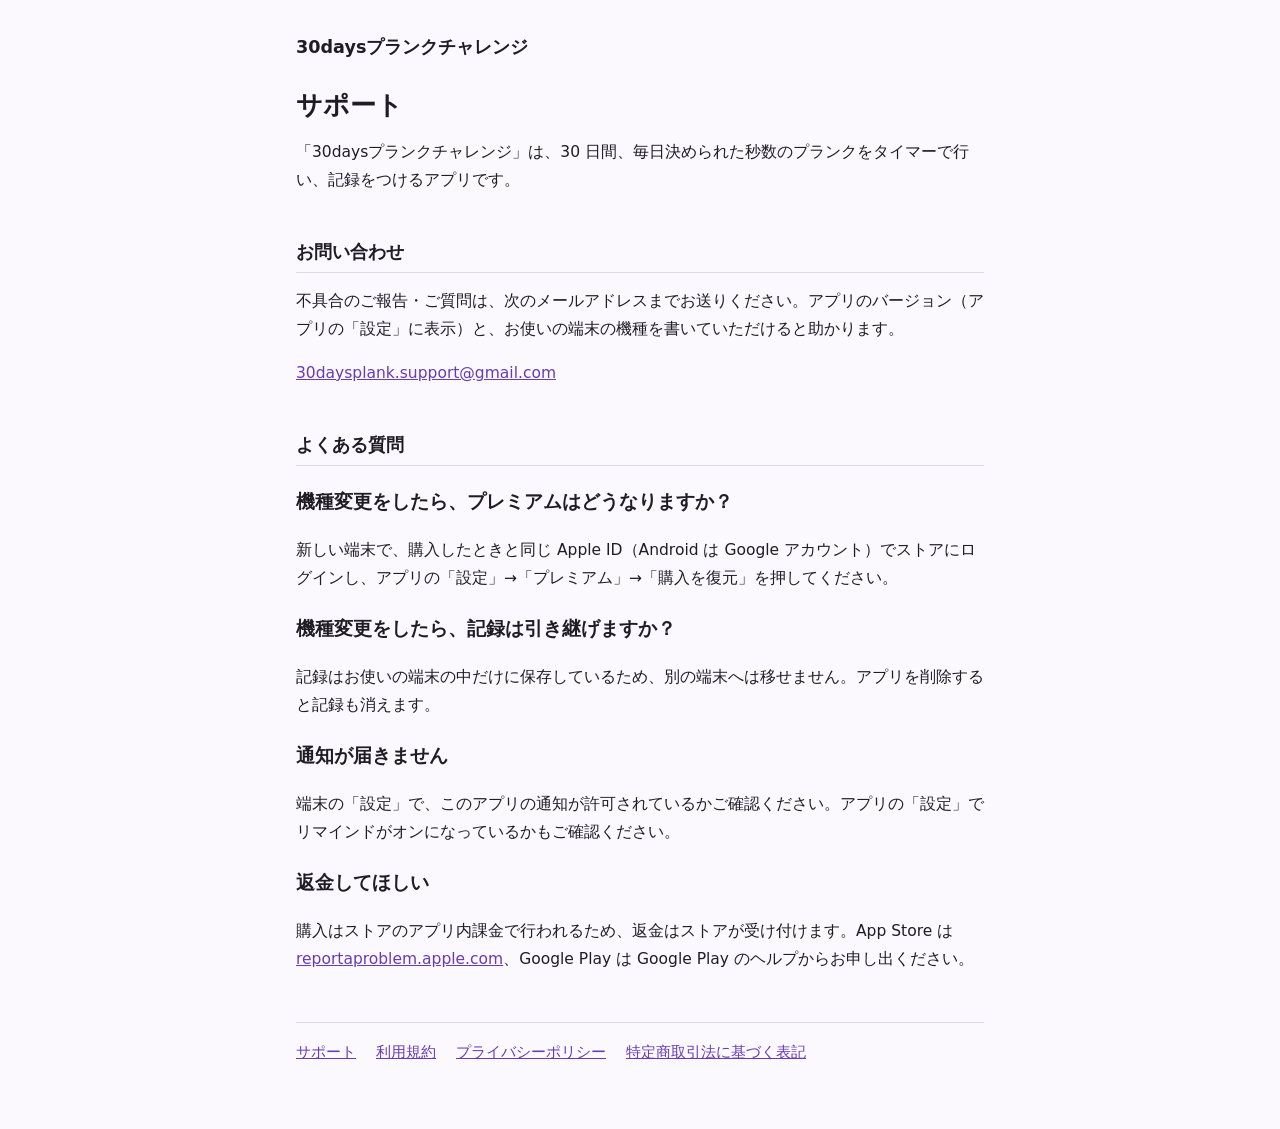
<file: index.html>
<!DOCTYPE html>
<html lang="ja">
<head>
  <meta charset="UTF-8">
  <meta name="viewport" content="width=device-width, initial-scale=1">
  <title>サポート - 30daysプランクチャレンジ</title>
  <meta name="description" content="30daysプランクチャレンジのサポート・お問い合わせ">
  <link rel="stylesheet" href="./style.css">
  <!-- tool_build.py で作るファイル。直すときは tool_build.py を直して作り直す -->
</head>
<body>
<main>
  <header><a href="./">30daysプランクチャレンジ</a></header>

  <h1>サポート</h1>
  <p>「30daysプランクチャレンジ」は、30 日間、毎日決められた秒数のプランクをタイマーで行い、記録をつけるアプリです。</p>

  <h2>お問い合わせ</h2>
  <p>不具合のご報告・ご質問は、次のメールアドレスまでお送りください。アプリのバージョン（アプリの「設定」に表示）と、お使いの端末の機種を書いていただけると助かります。</p>
  <p><a href="mailto:30daysplank.support@gmail.com">30daysplank.support@gmail.com</a></p>

  <h2>よくある質問</h2>
  <h3>機種変更をしたら、プレミアムはどうなりますか？</h3>
  <p>新しい端末で、購入したときと同じ Apple ID（Android は Google アカウント）でストアにログインし、アプリの「設定」→「プレミアム」→「購入を復元」を押してください。</p>
  <h3>機種変更をしたら、記録は引き継げますか？</h3>
  <p>記録はお使いの端末の中だけに保存しているため、別の端末へは移せません。アプリを削除すると記録も消えます。</p>
  <h3>通知が届きません</h3>
  <p>端末の「設定」で、このアプリの通知が許可されているかご確認ください。アプリの「設定」でリマインドがオンになっているかもご確認ください。</p>
  <h3>返金してほしい</h3>
  <p>購入はストアのアプリ内課金で行われるため、返金はストアが受け付けます。App Store は <a href="https://reportaproblem.apple.com">reportaproblem.apple.com</a>、Google Play は Google Play のヘルプからお申し出ください。</p>

  <footer>
    <nav>
      <a href="./">サポート</a>
      <a href="./terms/">利用規約</a>
      <a href="./privacy/">プライバシーポリシー</a>
      <a href="./tokushoho/">特定商取引法に基づく表記</a>
    </nav>
  </footer>
</main>
</body>
</html>
</file>
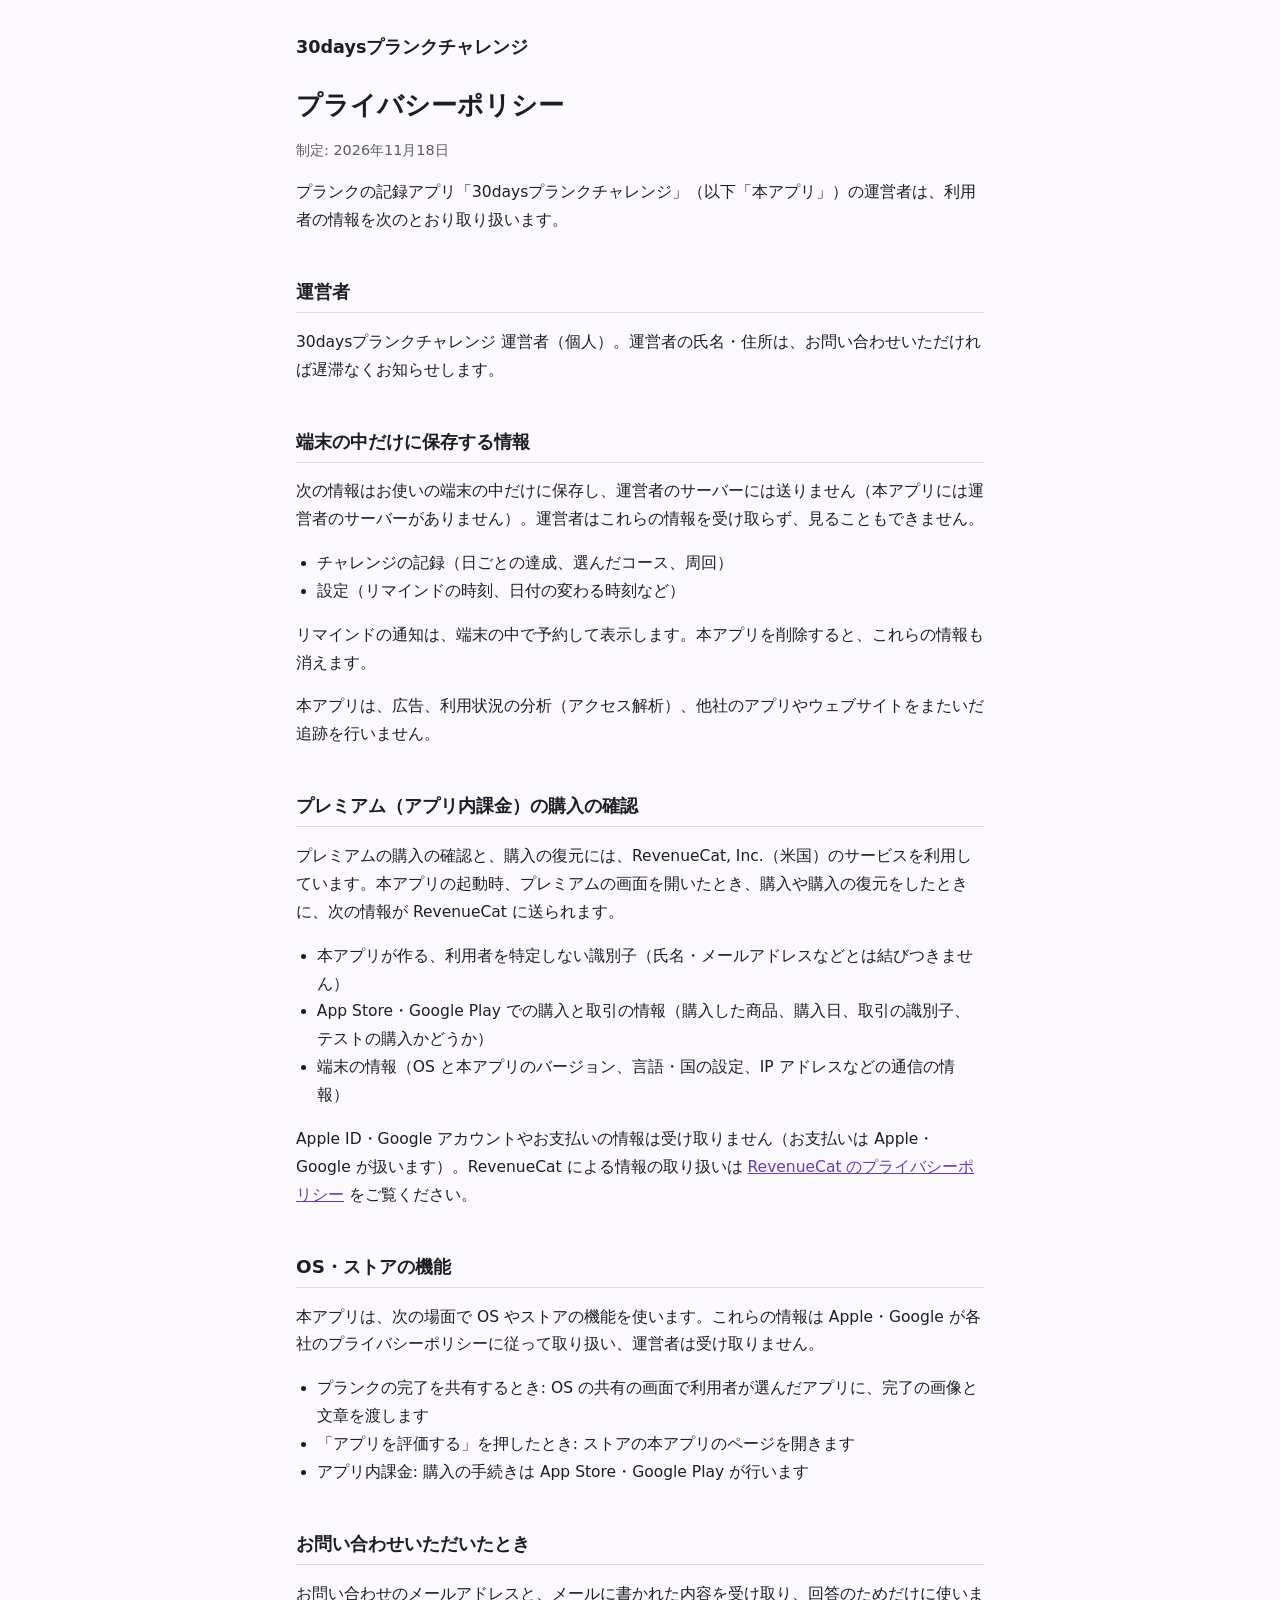
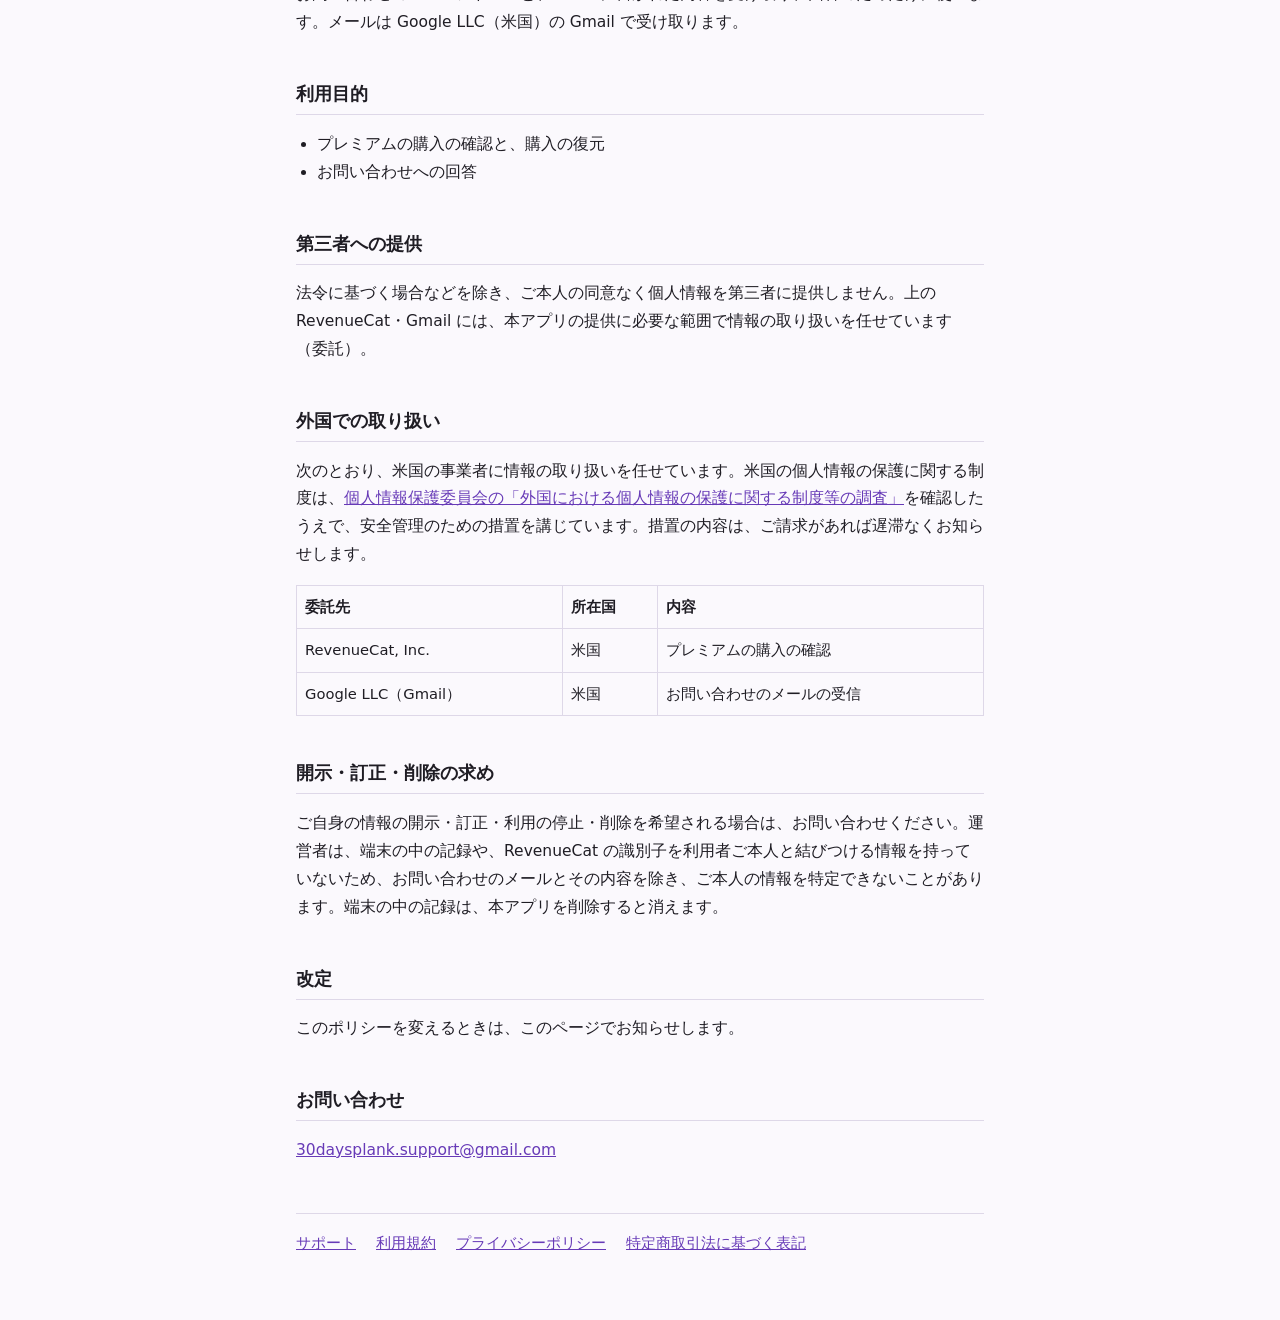
<file: privacy/index.html>
<!DOCTYPE html>
<html lang="ja">
<head>
  <meta charset="UTF-8">
  <meta name="viewport" content="width=device-width, initial-scale=1">
  <title>プライバシーポリシー - 30daysプランクチャレンジ</title>
  <meta name="description" content="30daysプランクチャレンジのプライバシーポリシー">
  <link rel="stylesheet" href="../style.css">
  <!-- tool_build.py で作るファイル。直すときは tool_build.py を直して作り直す -->
</head>
<body>
<main>
  <header><a href="../">30daysプランクチャレンジ</a></header>

  <h1>プライバシーポリシー</h1>
  <p class="meta">制定: 2026年11月18日</p>
  <p>プランクの記録アプリ「30daysプランクチャレンジ」（以下「本アプリ」）の運営者は、利用者の情報を次のとおり取り扱います。</p>

  <h2>運営者</h2>
  <p>30daysプランクチャレンジ 運営者（個人）。運営者の氏名・住所は、お問い合わせいただければ遅滞なくお知らせします。</p>

  <h2>端末の中だけに保存する情報</h2>
  <p>次の情報はお使いの端末の中だけに保存し、運営者のサーバーには送りません（本アプリには運営者のサーバーがありません）。運営者はこれらの情報を受け取らず、見ることもできません。</p>
  <ul>
    <li>チャレンジの記録（日ごとの達成、選んだコース、周回）</li>
    <li>設定（リマインドの時刻、日付の変わる時刻など）</li>
  </ul>
  <p>リマインドの通知は、端末の中で予約して表示します。本アプリを削除すると、これらの情報も消えます。</p>
  <p>本アプリは、広告、利用状況の分析（アクセス解析）、他社のアプリやウェブサイトをまたいだ追跡を行いません。</p>

  <h2>プレミアム（アプリ内課金）の購入の確認</h2>
  <p>プレミアムの購入の確認と、購入の復元には、RevenueCat, Inc.（米国）のサービスを利用しています。本アプリの起動時、プレミアムの画面を開いたとき、購入や購入の復元をしたときに、次の情報が RevenueCat に送られます。</p>
  <ul>
    <li>本アプリが作る、利用者を特定しない識別子（氏名・メールアドレスなどとは結びつきません）</li>
    <li>App Store・Google Play での購入と取引の情報（購入した商品、購入日、取引の識別子、テストの購入かどうか）</li>
    <li>端末の情報（OS と本アプリのバージョン、言語・国の設定、IP アドレスなどの通信の情報）</li>
  </ul>
  <p>Apple ID・Google アカウントやお支払いの情報は受け取りません（お支払いは Apple・Google が扱います）。RevenueCat による情報の取り扱いは <a href="https://www.revenuecat.com/privacy">RevenueCat のプライバシーポリシー</a> をご覧ください。</p>

  <h2>OS・ストアの機能</h2>
  <p>本アプリは、次の場面で OS やストアの機能を使います。これらの情報は Apple・Google が各社のプライバシーポリシーに従って取り扱い、運営者は受け取りません。</p>
  <ul>
    <li>プランクの完了を共有するとき: OS の共有の画面で利用者が選んだアプリに、完了の画像と文章を渡します</li>
    <li>「アプリを評価する」を押したとき: ストアの本アプリのページを開きます</li>
    <li>アプリ内課金: 購入の手続きは App Store・Google Play が行います</li>
  </ul>

  <h2>お問い合わせいただいたとき</h2>
  <p>お問い合わせのメールアドレスと、メールに書かれた内容を受け取り、回答のためだけに使います。メールは Google LLC（米国）の Gmail で受け取ります。</p>

  <h2>利用目的</h2>
  <ul>
    <li>プレミアムの購入の確認と、購入の復元</li>
    <li>お問い合わせへの回答</li>
  </ul>

  <h2>第三者への提供</h2>
  <p>法令に基づく場合などを除き、ご本人の同意なく個人情報を第三者に提供しません。上の RevenueCat・Gmail には、本アプリの提供に必要な範囲で情報の取り扱いを任せています（委託）。</p>

  <h2>外国での取り扱い</h2>
  <p>次のとおり、米国の事業者に情報の取り扱いを任せています。米国の個人情報の保護に関する制度は、<a href="https://www.ppc.go.jp/personalinfo/legal/kaiseihogohou/#gaikoku">個人情報保護委員会の「外国における個人情報の保護に関する制度等の調査」</a>を確認したうえで、安全管理のための措置を講じています。措置の内容は、ご請求があれば遅滞なくお知らせします。</p>
  <div class="table-wrap">
  <table>
    <tr><th>委託先</th><th>所在国</th><th>内容</th></tr>
    <tr><td>RevenueCat, Inc.</td><td>米国</td><td>プレミアムの購入の確認</td></tr>
    <tr><td>Google LLC（Gmail）</td><td>米国</td><td>お問い合わせのメールの受信</td></tr>
  </table>
  </div>

  <h2>開示・訂正・削除の求め</h2>
  <p>ご自身の情報の開示・訂正・利用の停止・削除を希望される場合は、お問い合わせください。運営者は、端末の中の記録や、RevenueCat の識別子を利用者ご本人と結びつける情報を持っていないため、お問い合わせのメールとその内容を除き、ご本人の情報を特定できないことがあります。端末の中の記録は、本アプリを削除すると消えます。</p>

  <h2>改定</h2>
  <p>このポリシーを変えるときは、このページでお知らせします。</p>

  <h2>お問い合わせ</h2>
  <p><a href="mailto:30daysplank.support@gmail.com">30daysplank.support@gmail.com</a></p>

  <footer>
    <nav>
      <a href="../">サポート</a>
      <a href="../terms/">利用規約</a>
      <a href="../privacy/">プライバシーポリシー</a>
      <a href="../tokushoho/">特定商取引法に基づく表記</a>
    </nav>
  </footer>
</main>
</body>
</html>
</file>
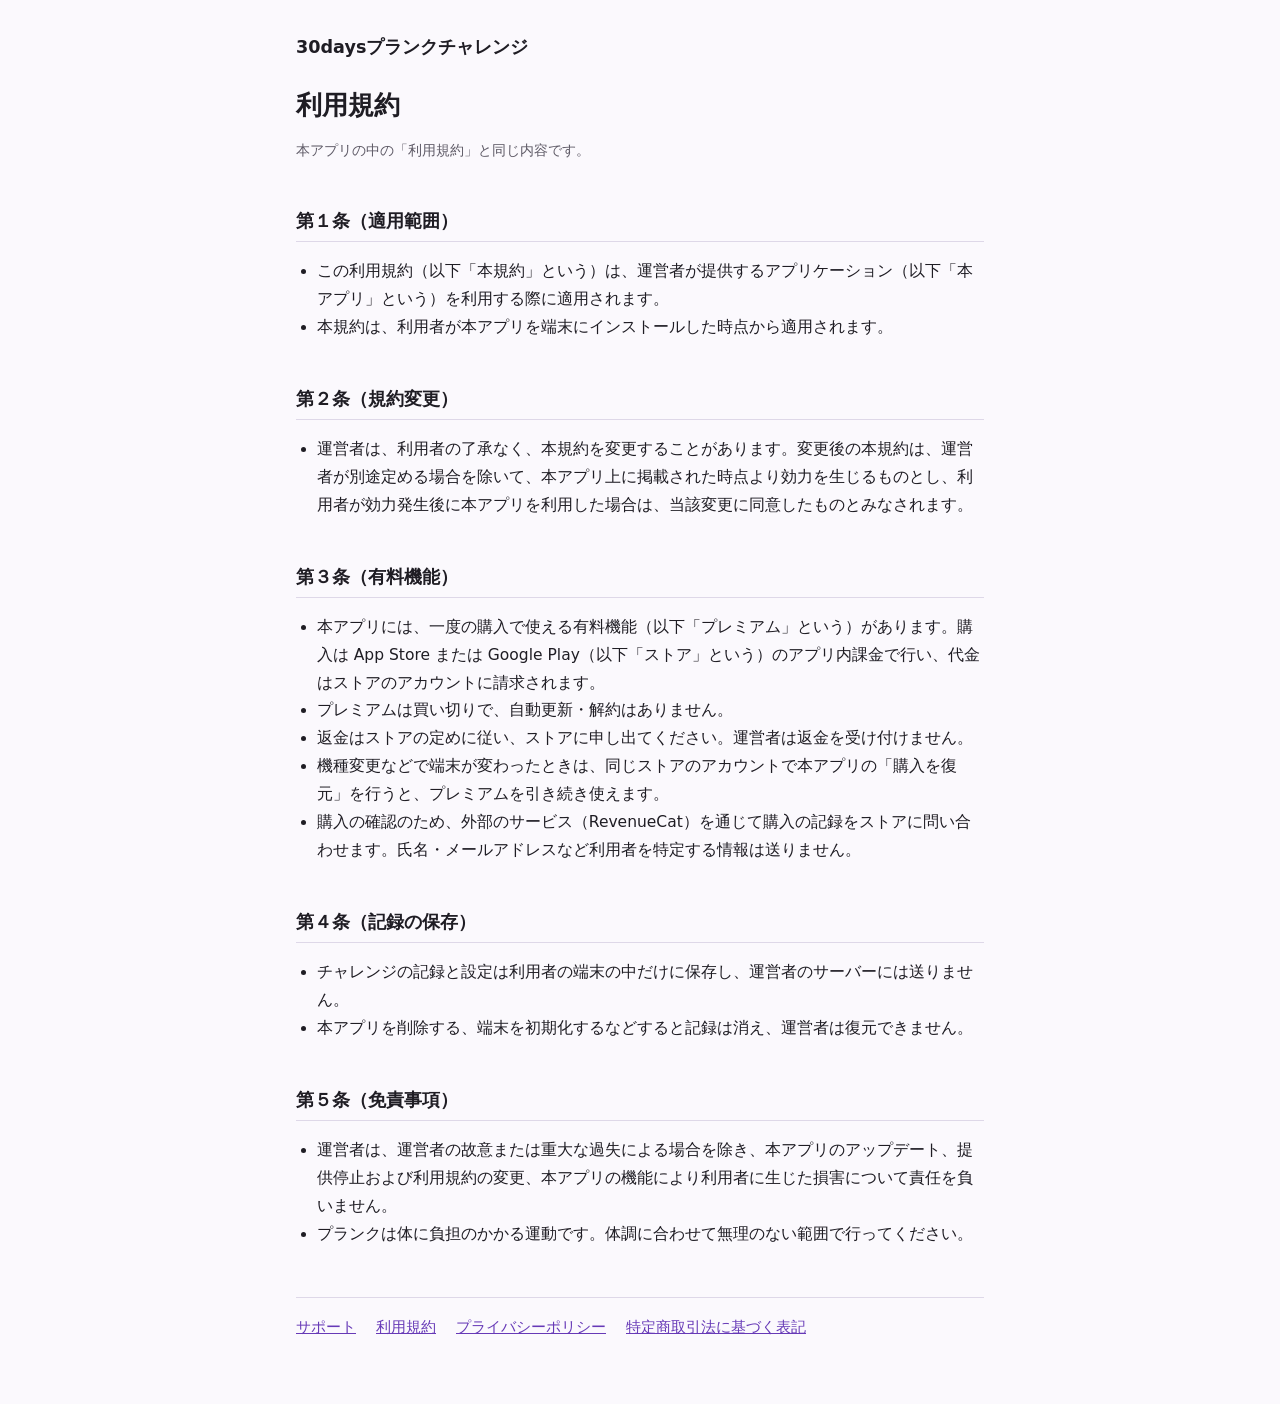
<file: terms/index.html>
<!DOCTYPE html>
<html lang="ja">
<head>
  <meta charset="UTF-8">
  <meta name="viewport" content="width=device-width, initial-scale=1">
  <title>利用規約 - 30daysプランクチャレンジ</title>
  <meta name="description" content="30daysプランクチャレンジの利用規約">
  <link rel="stylesheet" href="../style.css">
  <!-- tool_build.py で作るファイル。直すときは tool_build.py を直して作り直す -->
</head>
<body>
<main>
  <header><a href="../">30daysプランクチャレンジ</a></header>

  <h1>利用規約</h1>
  <p class="meta">本アプリの中の「利用規約」と同じ内容です。</p>

  <h2>第１条（適用範囲）</h2>
  <ul>
    <li>この利用規約（以下「本規約」という）は、運営者が提供するアプリケーション（以下「本アプリ」という）を利用する際に適用されます。</li>
    <li>本規約は、利用者が本アプリを端末にインストールした時点から適用されます。</li>
  </ul>

  <h2>第２条（規約変更）</h2>
  <ul>
    <li>運営者は、利用者の了承なく、本規約を変更することがあります。変更後の本規約は、運営者が別途定める場合を除いて、本アプリ上に掲載された時点より効力を生じるものとし、利用者が効力発生後に本アプリを利用した場合は、当該変更に同意したものとみなされます。</li>
  </ul>

  <h2>第３条（有料機能）</h2>
  <ul>
    <li>本アプリには、一度の購入で使える有料機能（以下「プレミアム」という）があります。購入は App Store または Google Play（以下「ストア」という）のアプリ内課金で行い、代金はストアのアカウントに請求されます。</li>
    <li>プレミアムは買い切りで、自動更新・解約はありません。</li>
    <li>返金はストアの定めに従い、ストアに申し出てください。運営者は返金を受け付けません。</li>
    <li>機種変更などで端末が変わったときは、同じストアのアカウントで本アプリの「購入を復元」を行うと、プレミアムを引き続き使えます。</li>
    <li>購入の確認のため、外部のサービス（RevenueCat）を通じて購入の記録をストアに問い合わせます。氏名・メールアドレスなど利用者を特定する情報は送りません。</li>
  </ul>

  <h2>第４条（記録の保存）</h2>
  <ul>
    <li>チャレンジの記録と設定は利用者の端末の中だけに保存し、運営者のサーバーには送りません。</li>
    <li>本アプリを削除する、端末を初期化するなどすると記録は消え、運営者は復元できません。</li>
  </ul>

  <h2>第５条（免責事項）</h2>
  <ul>
    <li>運営者は、運営者の故意または重大な過失による場合を除き、本アプリのアップデート、提供停止および利用規約の変更、本アプリの機能により利用者に生じた損害について責任を負いません。</li>
    <li>プランクは体に負担のかかる運動です。体調に合わせて無理のない範囲で行ってください。</li>
  </ul>

  <footer>
    <nav>
      <a href="../">サポート</a>
      <a href="../terms/">利用規約</a>
      <a href="../privacy/">プライバシーポリシー</a>
      <a href="../tokushoho/">特定商取引法に基づく表記</a>
    </nav>
  </footer>
</main>
</body>
</html>
</file>
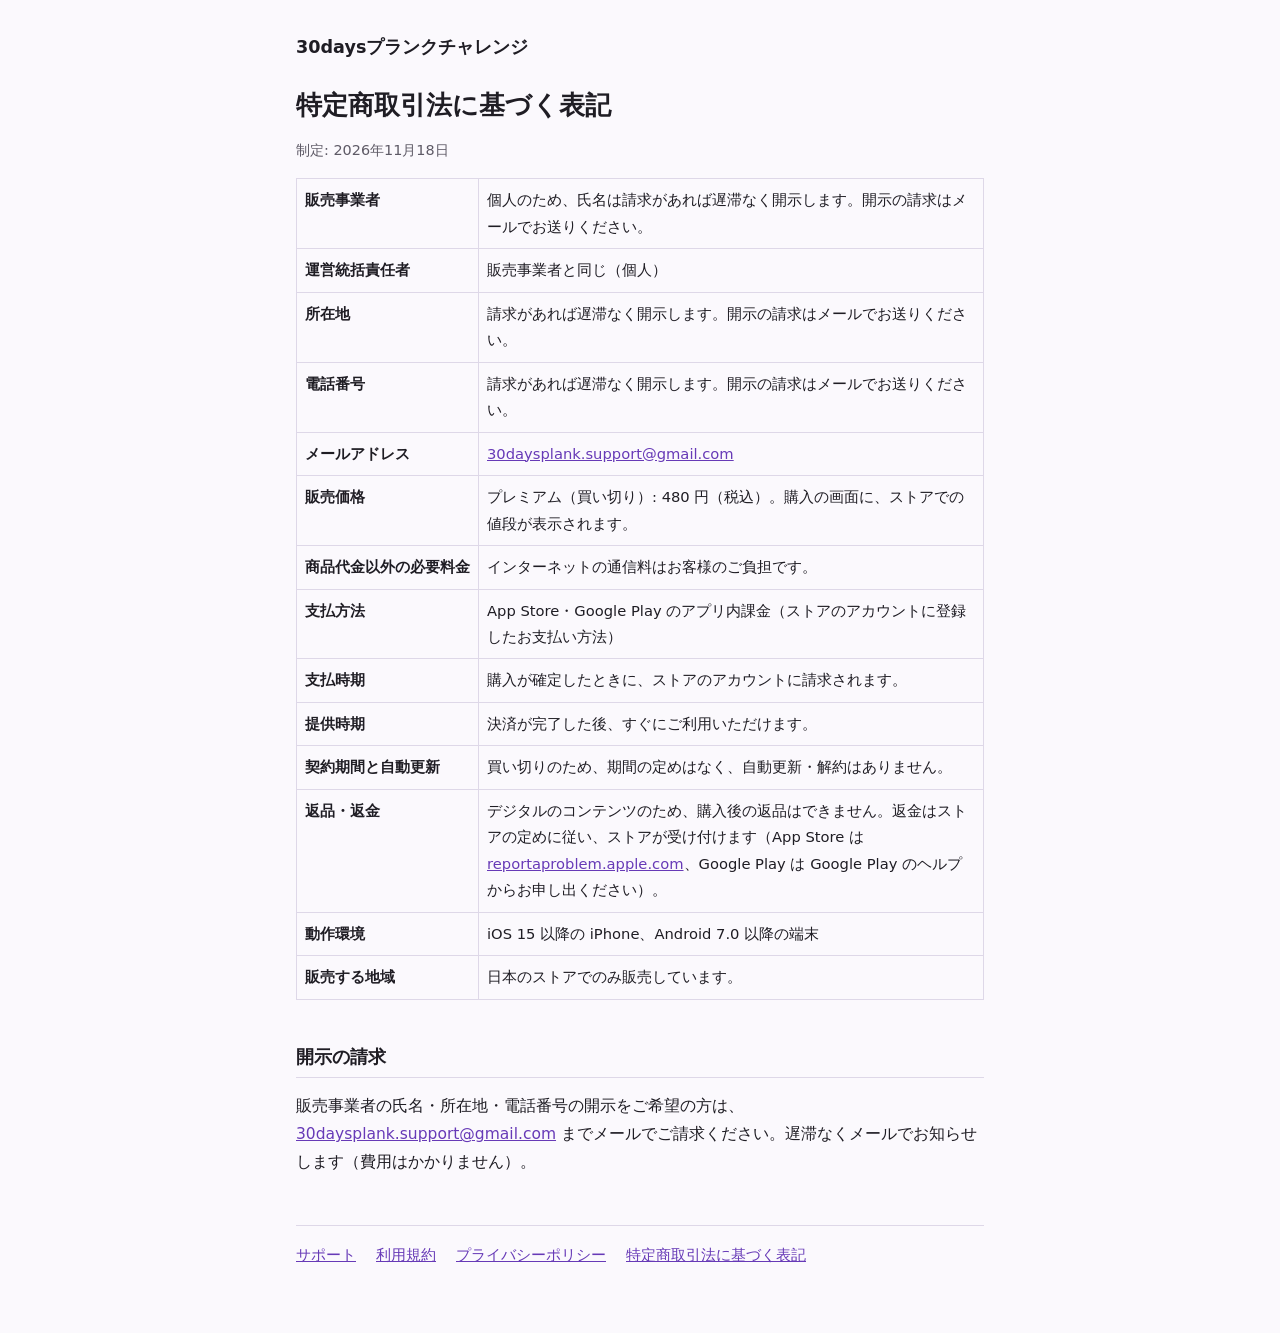
<file: tokushoho/index.html>
<!DOCTYPE html>
<html lang="ja">
<head>
  <meta charset="UTF-8">
  <meta name="viewport" content="width=device-width, initial-scale=1">
  <title>特定商取引法に基づく表記 - 30daysプランクチャレンジ</title>
  <meta name="description" content="30daysプランクチャレンジの特定商取引法に基づく表記">
  <link rel="stylesheet" href="../style.css">
  <!-- tool_build.py で作るファイル。直すときは tool_build.py を直して作り直す -->
</head>
<body>
<main>
  <header><a href="../">30daysプランクチャレンジ</a></header>

  <h1>特定商取引法に基づく表記</h1>
  <p class="meta">制定: 2026年11月18日</p>
  <div class="table-wrap">
  <table class="spec">
    <tr><th>販売事業者</th><td>個人のため、氏名は請求があれば遅滞なく開示します。開示の請求はメールでお送りください。</td></tr>
    <tr><th>運営統括責任者</th><td>販売事業者と同じ（個人）</td></tr>
    <tr><th>所在地</th><td>請求があれば遅滞なく開示します。開示の請求はメールでお送りください。</td></tr>
    <tr><th>電話番号</th><td>請求があれば遅滞なく開示します。開示の請求はメールでお送りください。</td></tr>
    <tr><th>メールアドレス</th><td><a href="mailto:30daysplank.support@gmail.com">30daysplank.support@gmail.com</a></td></tr>
    <tr><th>販売価格</th><td>プレミアム（買い切り）: 480 円（税込）。購入の画面に、ストアでの値段が表示されます。</td></tr>
    <tr><th>商品代金以外の必要料金</th><td>インターネットの通信料はお客様のご負担です。</td></tr>
    <tr><th>支払方法</th><td>App Store・Google Play のアプリ内課金（ストアのアカウントに登録したお支払い方法）</td></tr>
    <tr><th>支払時期</th><td>購入が確定したときに、ストアのアカウントに請求されます。</td></tr>
    <tr><th>提供時期</th><td>決済が完了した後、すぐにご利用いただけます。</td></tr>
    <tr><th>契約期間と自動更新</th><td>買い切りのため、期間の定めはなく、自動更新・解約はありません。</td></tr>
    <tr><th>返品・返金</th><td>デジタルのコンテンツのため、購入後の返品はできません。返金はストアの定めに従い、ストアが受け付けます（App Store は <a href="https://reportaproblem.apple.com">reportaproblem.apple.com</a>、Google Play は Google Play のヘルプからお申し出ください）。</td></tr>
    <tr><th>動作環境</th><td>iOS 15 以降の iPhone、Android 7.0 以降の端末</td></tr>
    <tr><th>販売する地域</th><td>日本のストアでのみ販売しています。</td></tr>
  </table>
  </div>
  <h2>開示の請求</h2>
  <p>販売事業者の氏名・所在地・電話番号の開示をご希望の方は、<a href="mailto:30daysplank.support@gmail.com">30daysplank.support@gmail.com</a> までメールでご請求ください。遅滞なくメールでお知らせします（費用はかかりません）。</p>

  <footer>
    <nav>
      <a href="../">サポート</a>
      <a href="../terms/">利用規約</a>
      <a href="../privacy/">プライバシーポリシー</a>
      <a href="../tokushoho/">特定商取引法に基づく表記</a>
    </nav>
  </footer>
</main>
</body>
</html>
</file>
<file: style.css>
:root {
  --paper: #FBF9FD;
  --ink: #1F1D24;
  --muted: #5E5A66;
  --brand: #673AB7;
  --line: #DED8E8;
  color-scheme: light;
}
@media (prefers-color-scheme: dark) {
  :root {
    --paper: #1A181F;
    --ink: #ECE8F2;
    --muted: #A9A3B3;
    --brand: #B39DDB;
    --line: #3A3642;
    color-scheme: dark;
  }
}
* { box-sizing: border-box; }
body {
  margin: 0;
  background: var(--paper);
  color: var(--ink);
  font-family: system-ui, -apple-system, "Hiragino Sans", "Noto Sans JP", sans-serif;
  line-height: 1.8;
  overflow-wrap: anywhere;
}
main { max-width: 720px; margin: 0 auto; padding: 32px 16px 64px; }
header a { color: var(--ink); text-decoration: none; font-weight: 700; font-size: 1.1rem; }
h1 { font-size: 1.6rem; line-height: 1.4; margin: 24px 0 8px; }
h2 { font-size: 1.15rem; margin: 40px 0 8px; padding-bottom: 4px; border-bottom: 1px solid var(--line); }
p, li { font-size: 0.97rem; }
ul { padding-left: 1.3em; }
a { color: var(--brand); }
.meta { color: var(--muted); font-size: 0.9rem; }
.table-wrap { overflow-x: auto; }
table { border-collapse: collapse; width: 100%; font-size: 0.92rem; }
th, td { border: 1px solid var(--line); padding: 8px; text-align: left; vertical-align: top; }
th { white-space: nowrap; }
/* スマホの幅では項目名を上、内容を下に積む */
@media (max-width: 560px) {
  .spec th, .spec td { display: block; }
  .spec th { border-bottom: 0; padding-bottom: 0; }
  .spec td { border-top: 0; }
  .spec tr + tr th { border-top: 1px solid var(--line); }
}
footer { margin-top: 48px; padding-top: 16px; border-top: 1px solid var(--line); }
footer nav { display: flex; flex-wrap: wrap; gap: 4px 20px; font-size: 0.92rem; }
</file>
